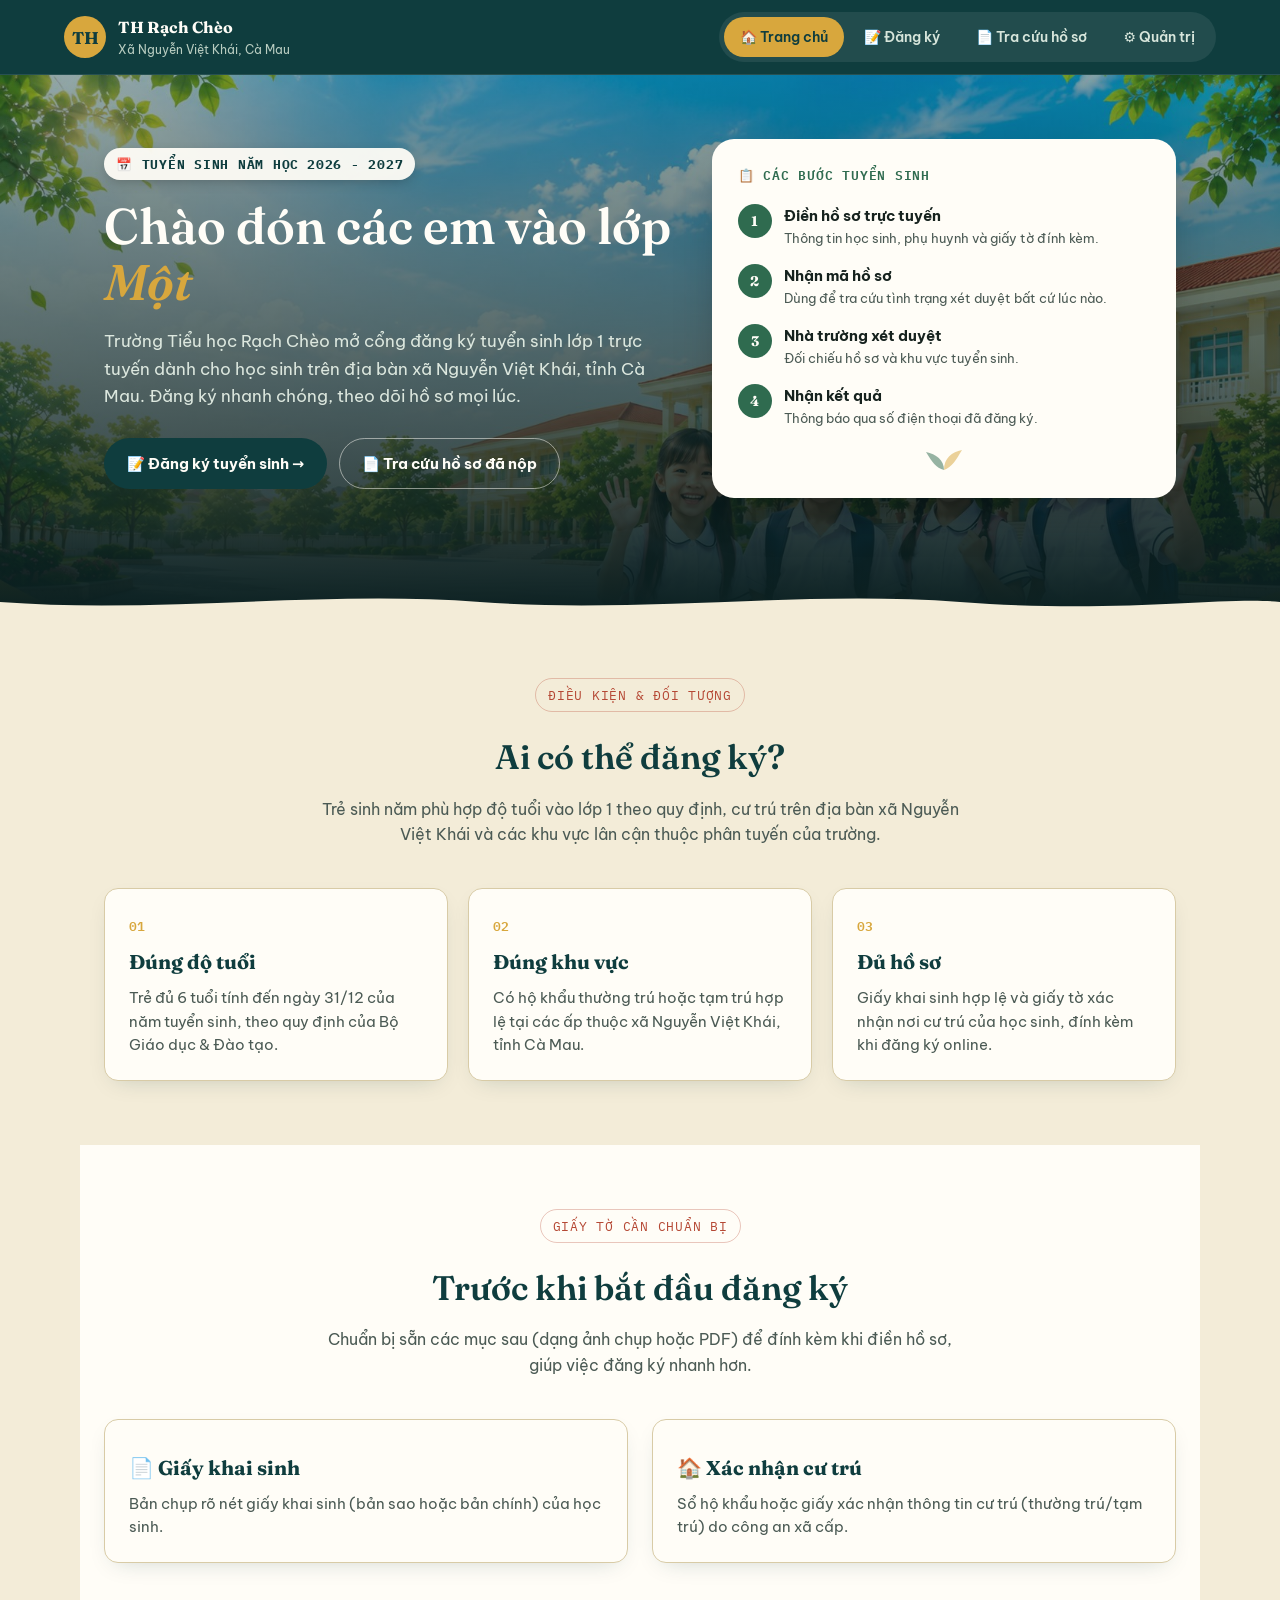
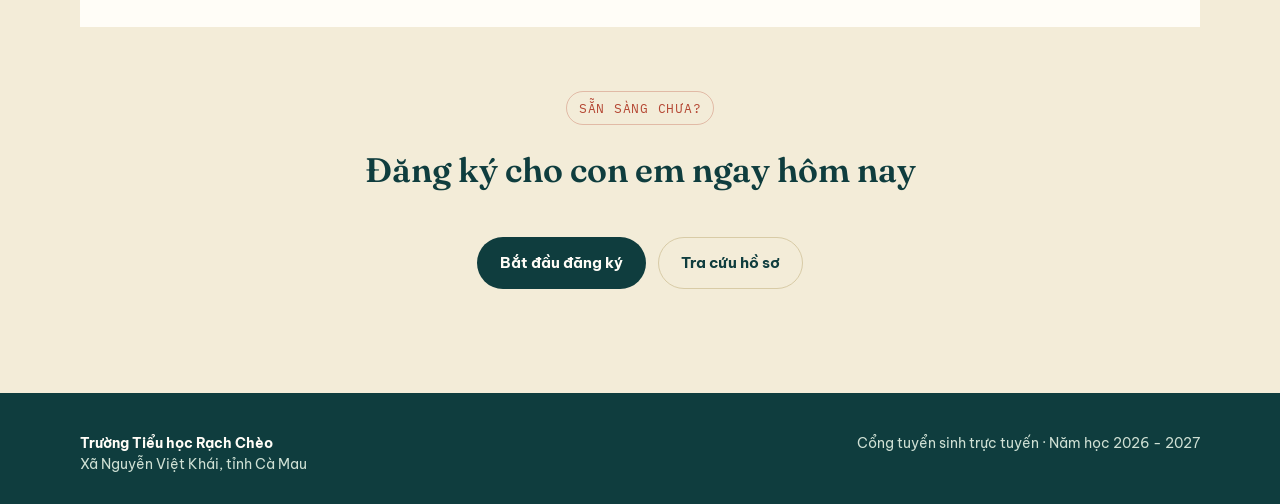
<file: index.html>
<!DOCTYPE html>
<html lang="vi">
<head>
<meta charset="UTF-8">
<meta name="viewport" content="width=device-width, initial-scale=1.0">
<title>Tuyển sinh lớp 1 — Trường Tiểu học Rạch Chèo</title>
<meta name="description" content="Cổng thông tin tuyển sinh trực tuyến lớp 1 — Trường Tiểu học Rạch Chèo, xã Nguyễn Việt Khái, tỉnh Cà Mau.">

<!-- Open Graph / Zalo / Facebook / Messenger preview -->
<meta property="og:type" content="website">
<meta property="og:locale" content="vi_VN">
<meta property="og:site_name" content="TH Rạch Chèo - Tuyển sinh lớp 1">
<meta property="og:title" content="Tuyển sinh lớp 1 — Trường Tiểu học Rạch Chèo">
<meta property="og:description" content="Đăng ký tuyển sinh lớp 1 trực tuyến — Trường Tiểu học Rạch Chèo, xã Nguyễn Việt Khái, tỉnh Cà Mau.">
<meta property="og:image" content="https://thrachcheo-tuyensinhlop1.vercel.app/assets/og-banner.jpg">
<meta property="og:url" content="https://thrachcheo-tuyensinhlop1.vercel.app/index.html">
<meta name="twitter:card" content="summary_large_image">
<meta name="twitter:title" content="Tuyển sinh lớp 1 — Trường Tiểu học Rạch Chèo">
<meta name="twitter:description" content="Đăng ký tuyển sinh lớp 1 trực tuyến — Trường Tiểu học Rạch Chèo, xã Nguyễn Việt Khái, tỉnh Cà Mau.">
<meta name="twitter:image" content="https://thrachcheo-tuyensinhlop1.vercel.app/assets/og-banner.jpg">
<link rel="stylesheet" href="css/style.css">
</head>
<body>

<header class="site-header">
  <div class="site-header__inner">
    <a href="index.html" class="brand">
      <span class="brand__badge">TH</span>
      <span class="brand__text"><b>TH Rạch Chèo</b><span>Xã Nguyễn Việt Khái, Cà Mau</span></span>
    </a>
    <nav class="nav">
      <a href="index.html" class="active">🏠 Trang chủ</a>
      <a href="dangky.html">📝 Đăng ký</a>
      <a href="tracuu.html">📄 Tra cứu hồ sơ</a>
      <a href="admin.html">⚙️ Quản trị</a>
    </nav>
  </div>
</header>

<section class="hero" data-banner-el>
  <div class="hero__inner">
    <div>
      <span class="eyebrow" id="badge-thoi-gian-ts">📅 Tuyển sinh năm học <span data-nam-hoc>2026 - 2027</span></span>
      <h1>Chào đón các em vào lớp <em>Một</em></h1>
      <p>Trường Tiểu học Rạch Chèo mở cổng đăng ký tuyển sinh lớp 1 trực tuyến dành cho học sinh trên địa bàn xã Nguyễn Việt Khái, tỉnh Cà Mau. Đăng ký nhanh chóng, theo dõi hồ sơ mọi lúc.</p>
      <div class="hero__actions">
        <a href="dangky.html" class="btn btn--dat">📝 Đăng ký tuyển sinh →</a>
        <a href="tracuu.html" class="btn btn--vien">📄 Tra cứu hồ sơ đã nộp</a>
      </div>
    </div>
    <div class="hero__panel">
      <h3>📋 Các bước tuyển sinh</h3>
      <ul class="buoc-list">
        <li>
          <span class="buoc-so">1</span>
          <div><b>Điền hồ sơ trực tuyến</b><p>Thông tin học sinh, phụ huynh và giấy tờ đính kèm.</p></div>
        </li>
        <li>
          <span class="buoc-so">2</span>
          <div><b>Nhận mã hồ sơ</b><p>Dùng để tra cứu tình trạng xét duyệt bất cứ lúc nào.</p></div>
        </li>
        <li>
          <span class="buoc-so">3</span>
          <div><b>Nhà trường xét duyệt</b><p>Đối chiếu hồ sơ và khu vực tuyển sinh.</p></div>
        </li>
        <li>
          <span class="buoc-so">4</span>
          <div><b>Nhận kết quả</b><p>Thông báo qua số điện thoại đã đăng ký.</p></div>
        </li>
      </ul>
      <svg width="44" height="30" viewBox="0 0 44 30" style="display:block; margin:14px auto 0; opacity:.5;">
        <path d="M22,28 C22,18 14,12 4,10 C10,20 14,26 22,28 Z" fill="var(--duoc-la)"/>
        <path d="M22,28 C22,16 30,10 40,8 C34,18 30,25 22,28 Z" fill="var(--nang-phusa)"/>
      </svg>
    </div>
  </div>
  <svg class="song-nuoc" viewBox="0 0 1200 28" preserveAspectRatio="none" style="color:var(--giay-luaphu)">
    <path fill="currentColor" d="M0,16 C150,28 300,4 450,16 C600,28 750,4 900,16 C1050,28 1150,10 1200,16 L1200,28 L0,28 Z"/>
  </svg>
</section>

<section class="section">
  <div class="section-head">
    <span class="eyebrow">Điều kiện &amp; đối tượng</span>
    <h2>Ai có thể đăng ký?</h2>
    <p>Trẻ sinh năm phù hợp độ tuổi vào lớp 1 theo quy định, cư trú trên địa bàn xã Nguyễn Việt Khái và các khu vực lân cận thuộc phân tuyến của trường.</p>
  </div>
  <div class="grid-3">
    <div class="card">
      <span class="card__num">01</span>
      <h3>Đúng độ tuổi</h3>
      <p>Trẻ đủ 6 tuổi tính đến ngày 31/12 của năm tuyển sinh, theo quy định của Bộ Giáo dục &amp; Đào tạo.</p>
    </div>
    <div class="card">
      <span class="card__num">02</span>
      <h3>Đúng khu vực</h3>
      <p>Có hộ khẩu thường trú hoặc tạm trú hợp lệ tại các ấp thuộc xã Nguyễn Việt Khái, tỉnh Cà Mau.</p>
    </div>
    <div class="card">
      <span class="card__num">03</span>
      <h3>Đủ hồ sơ</h3>
      <p>Giấy khai sinh hợp lệ và giấy tờ xác nhận nơi cư trú của học sinh, đính kèm khi đăng ký online.</p>
    </div>
  </div>
</section>

<section class="section section--alt">
  <div class="section-head">
    <span class="eyebrow">Giấy tờ cần chuẩn bị</span>
    <h2>Trước khi bắt đầu đăng ký</h2>
    <p>Chuẩn bị sẵn các mục sau (dạng ảnh chụp hoặc PDF) để đính kèm khi điền hồ sơ, giúp việc đăng ký nhanh hơn.</p>
  </div>
  <div class="grid-2">
    <div class="card">
      <h3>📄 Giấy khai sinh</h3>
      <p>Bản chụp rõ nét giấy khai sinh (bản sao hoặc bản chính) của học sinh.</p>
    </div>
    <div class="card">
      <h3>🏠 Xác nhận cư trú</h3>
      <p>Sổ hộ khẩu hoặc giấy xác nhận thông tin cư trú (thường trú/tạm trú) do công an xã cấp.</p>
    </div>
  </div>
</section>

<section class="section">
  <div class="section-head">
    <span class="eyebrow">Sẵn sàng chưa?</span>
    <h2>Đăng ký cho con em ngay hôm nay</h2>
  </div>
  <div style="display:flex; justify-content:center; gap:12px; flex-wrap:wrap;">
    <a href="dangky.html" class="btn btn--dat">Bắt đầu đăng ký</a>
    <a href="tracuu.html" class="btn btn--vien" style="color:var(--nuoc-sau); border-color:var(--duong-vien);">Tra cứu hồ sơ</a>
  </div>
</section>

<footer class="site-footer">
  <div class="site-footer__inner">
    <div>
      <b data-ten-truong>Trường Tiểu học Rạch Chèo</b><br>
      Xã Nguyễn Việt Khái, tỉnh Cà Mau
    </div>
    <div>Cổng tuyển sinh trực tuyến · Năm học <span data-nam-hoc>2026 - 2027</span></div>
    <div data-lien-he-khoi style="display:none;">
      Liên hệ tuyển sinh: <span data-lien-he-hoten></span> ·
      <a data-lien-he-sdt href="#" style="color:var(--nang-phusa); font-weight:700; text-decoration:none;"></a>
    </div>
  </div>
</footer>

<script src="js/config.js"></script>
<script src="js/main.js"></script>
<script>
(async function hienThoiGianTuyenSinh() {
  try {
    const kq = await goiApiGet('layThoiGianTuyenSinh', {});
    const badge = document.getElementById('badge-thoi-gian-ts');
    if (kq.ngayBatDau || kq.ngayKetThuc) {
      const chuyenNgay = (s) => s ? s.split('-').reverse().join('/') : '';
      let text = '📅 TUYỂN SINH';
      if (kq.ngayBatDau && kq.ngayKetThuc) text += ` TỪ ${chuyenNgay(kq.ngayBatDau)} ĐẾN ${chuyenNgay(kq.ngayKetThuc)}`;
      else if (kq.ngayBatDau) text += ` TỪ NGÀY ${chuyenNgay(kq.ngayBatDau)}`;
      else if (kq.ngayKetThuc) text += ` ĐẾN HẾT NGÀY ${chuyenNgay(kq.ngayKetThuc)}`;
      badge.textContent = text;
    }
    if (!kq.dangMo) {
      document.querySelectorAll('a[href="dangky.html"]').forEach(a => {
        a.textContent = 'Xem thông tin tuyển sinh';
      });
    }
  } catch (err) { /* API chưa cấu hình thì giữ nguyên hiển thị mặc định */ }
})();
</script>
</body>
</html>
</file>
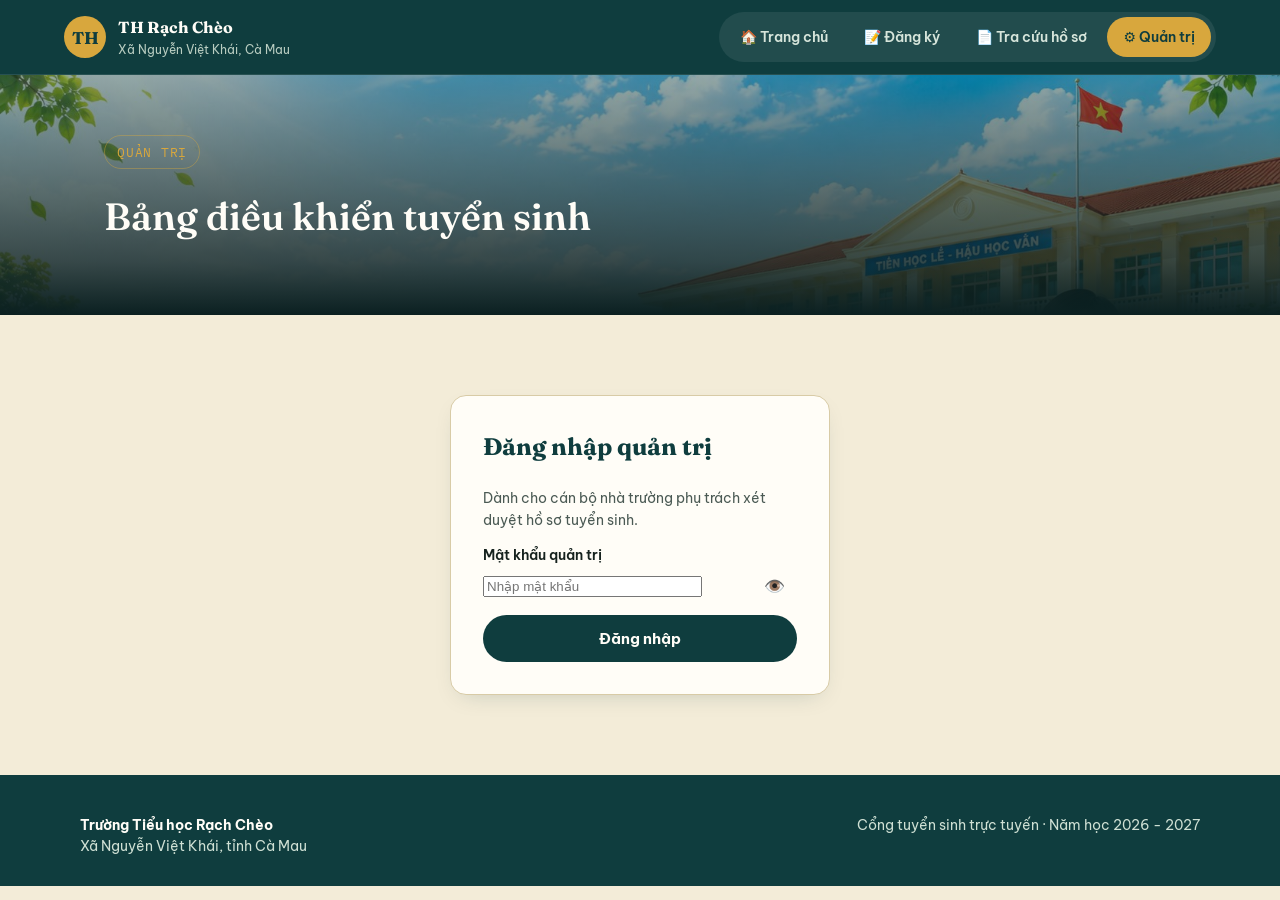
<file: admin.html>
<!DOCTYPE html>
<html lang="vi">
<head>
<meta charset="UTF-8">
<meta name="viewport" content="width=device-width, initial-scale=1.0">
<title>Quản trị tuyển sinh — TH Rạch Chèo</title>

<!-- Open Graph / Zalo / Facebook / Messenger preview -->
<meta property="og:type" content="website">
<meta property="og:locale" content="vi_VN">
<meta property="og:site_name" content="TH Rạch Chèo - Tuyển sinh lớp 1">
<meta property="og:title" content="Quản trị tuyển sinh — TH Rạch Chèo">
<meta property="og:description" content="Trang quản trị tuyển sinh lớp 1 — Trường Tiểu học Rạch Chèo, xã Nguyễn Việt Khái, tỉnh Cà Mau.">
<meta property="og:image" content="https://thrachcheo-tuyensinhlop1.vercel.app/assets/og-banner.jpg">
<meta property="og:url" content="https://thrachcheo-tuyensinhlop1.vercel.app/admin.html">
<link rel="stylesheet" href="css/style.css">
</head>
<body>

<header class="site-header">
  <div class="site-header__inner">
    <a href="index.html" class="brand">
      <span class="brand__badge">TH</span>
      <span class="brand__text"><b>TH Rạch Chèo</b><span>Xã Nguyễn Việt Khái, Cà Mau</span></span>
    </a>
    <nav class="nav">
      <a href="index.html">🏠 Trang chủ</a>
      <a href="dangky.html">📝 Đăng ký</a>
      <a href="tracuu.html">📄 Tra cứu hồ sơ</a>
      <a href="admin.html" class="active">⚙️ Quản trị</a>
    </nav>
  </div>
</header>

<section class="page-banner" data-banner-el>
  <div class="page-banner__inner">
    <span class="eyebrow">Quản trị</span>
    <h1>Bảng điều khiển tuyển sinh</h1>
  </div>
</section>

<!-- ĐĂNG NHẬP -->
<div id="khu-dang-nhap" class="login-box">
  <h2 style="font-family:var(--font-display); color:var(--nuoc-sau); margin-top:0;">Đăng nhập quản trị</h2>
  <p style="color:var(--muc-nhat); font-size:14px;">Dành cho cán bộ nhà trường phụ trách xét duyệt hồ sơ tuyển sinh.</p>
  <div id="msg-login" class="form-msg"></div>
  <form id="form-login">
    <div class="field">
      <label>Mật khẩu quản trị</label>
      <div style="position:relative;">
        <input type="password" name="matKhau" required placeholder="Nhập mật khẩu" style="padding-right:44px;">
        <button type="button" id="btn-hien-mat-khau" aria-label="Hiện/ẩn mật khẩu"
          style="position:absolute; right:8px; top:50%; transform:translateY(-50%); background:none; border:none; cursor:pointer; font-size:17px; padding:4px;">👁️</button>
      </div>
    </div>
    <button type="submit" class="btn btn--dat btn--full" id="btn-login">Đăng nhập</button>
  </form>
</div>

<!-- BẢNG DUYỆT HỒ SƠ -->
<section class="section" id="khu-quan-tri" style="display:none;">
  <div class="section-head" style="text-align:left; max-width:none; margin-bottom:24px; display:flex; justify-content:space-between; align-items:flex-end; flex-wrap:wrap; gap:12px;">
    <div>
      <span class="eyebrow">Bảng điều khiển</span>
      <h2 style="margin-bottom:0;">Danh sách hồ sơ đăng ký</h2>
    </div>
    <div style="display:flex; gap:10px;">
      <select id="loc-trang-thai" style="padding:10px 14px; border-radius:10px; border:1.5px solid var(--duong-vien); background:var(--trang);">
        <option value="">Tất cả trạng thái</option>
        <option>Chờ duyệt</option>
        <option>Đã duyệt</option>
        <option>Từ chối</option>
      </select>
      <button class="btn btn--vien" style="color:var(--nuoc-sau); border-color:var(--duong-vien);" id="btn-lam-moi">↻ Làm mới</button>
    </div>
  </div>

  <div id="msg-admin" class="form-msg"></div>

  <div class="card" style="margin-bottom:24px;">
    <h3 style="margin-top:0;">📞 Liên hệ tuyển sinh</h3>
    <p style="color:var(--muc-nhat); font-size:13.5px; margin-top:0;">
      Thông tin người phụ trách tuyển sinh — sẽ tự hiện ở cuối tất cả các trang để phụ huynh liên hệ khi cần hỗ trợ.
    </p>
    <div class="field-row">
      <div class="field">
        <label>Họ tên người phụ trách</label>
        <input type="text" id="lien-he-ho-ten" placeholder="VD: Cô Nguyễn Thị A">
      </div>
      <div class="field">
        <label>Số điện thoại</label>
        <input type="tel" id="lien-he-sdt" placeholder="09xxxxxxxx">
      </div>
    </div>
    <button class="btn btn--dat" id="btn-luu-lien-he">Lưu thông tin liên hệ</button>
  </div>

  <div class="card" style="margin-bottom:24px;">
    <h3 style="margin-top:0;">📅 Thời gian tuyển sinh</h3>
    <p style="color:var(--muc-nhat); font-size:13.5px; margin-top:0;">
      Đặt ngày mở và đóng cổng đăng ký. Để trống nếu không muốn giới hạn. Ngoài khoảng thời gian này, phụ huynh sẽ không nộp được hồ sơ mới.
    </p>
    <div class="field-row">
      <div class="field">
        <label>Ngày mở tuyển sinh</label>
        <input type="date" id="ngay-bat-dau-ts">
      </div>
      <div class="field">
        <label>Ngày đóng tuyển sinh</label>
        <input type="date" id="ngay-ket-thuc-ts">
      </div>
    </div>
    <button class="btn btn--dat" id="btn-luu-thoi-gian-ts">Lưu thời gian tuyển sinh</button>
  </div>

  <div class="card" style="margin-bottom:24px;">
    <h3 style="margin-top:0;">🖼️ Quản lý banner trang web</h3>
    <p style="color:var(--muc-nhat); font-size:13.5px; margin-top:0;">
      Kích thước ảnh khuyến nghị: <b>1600 × 500px</b> (tỉ lệ ngang ~3.2:1), định dạng JPG hoặc PNG, dung lượng dưới 5MB.
      Banner sẽ tự động hiển thị trên Trang chủ, Đăng ký và Tra cứu.
    </p>
    <img id="banner-hien-tai" class="banner-preview" style="display:none;" alt="Banner hiện tại">
    <div id="banner-chua-co" style="padding:16px; text-align:center; color:var(--muc-nhat); font-size:13.5px; border:1px dashed var(--duong-vien); border-radius:12px; margin-bottom:14px;">
      Chưa có banner tuỳ chỉnh — trang web đang dùng banner mặc định.
    </div>
    <label class="file-drop" style="margin-bottom:10px;">
      <input type="file" id="input-banner" accept="image/png,image/jpeg">
      <div>📎 Nhấn để chọn ảnh banner mới</div>
      <div class="ten-file" id="ten-file-banner"></div>
    </label>
    <button class="btn btn--dat" id="btn-cap-nhat-banner" disabled>Cập nhật banner</button>
  </div>

  <div class="card" style="margin-bottom:24px;">
    <h3 style="margin-top:0;">📋 Quản lý giấy tờ đính kèm</h3>
    <p style="color:var(--muc-nhat); font-size:13.5px; margin-top:0;">
      Bật/tắt "Bắt buộc", ẩn/hiện từng loại giấy tờ, hoặc thêm loại giấy tờ mới cho form đăng ký.
      Giấy khai sinh và Sổ hộ khẩu là 2 loại gốc — có thể ẩn nhưng không xoá được.
    </p>
    <div id="ds-giay-to" style="display:flex; flex-direction:column; gap:10px; margin-bottom:14px;"></div>
    <div style="display:flex; gap:10px; margin-bottom:14px;">
      <input type="text" id="ten-giay-to-moi" placeholder="Tên loại giấy tờ mới, VD: Giấy chứng nhận hộ nghèo" style="flex:1;">
      <button class="btn btn--vien" style="color:var(--nuoc-sau); border-color:var(--duong-vien); white-space:nowrap;" id="btn-them-giay-to">+ Thêm</button>
    </div>
    <button class="btn btn--dat" id="btn-luu-giay-to">Lưu thay đổi</button>
  </div>

  <div class="table-wrap">
    <table>
      <thead>
        <tr>
          <th>Mã hồ sơ</th>
          <th>Học sinh</th>
          <th>Ngày sinh</th>
          <th>Phụ huynh / SĐT</th>
          <th>Khu vực</th>
          <th>Giấy tờ</th>
          <th>Trạng thái</th>
          <th>Thao tác</th>
        </tr>
      </thead>
      <tbody id="bang-ho-so">
        <tr><td colspan="8" style="text-align:center; padding:30px;">Đang tải dữ liệu...</td></tr>
      </tbody>
    </table>
  </div>
</section>

<footer class="site-footer">
  <div class="site-footer__inner">
    <div><b data-ten-truong>Trường Tiểu học Rạch Chèo</b><br>Xã Nguyễn Việt Khái, tỉnh Cà Mau</div>
    <div>Cổng tuyển sinh trực tuyến · Năm học <span data-nam-hoc>2026 - 2027</span></div>
    <div data-lien-he-khoi style="display:none;">
      Liên hệ tuyển sinh: <span data-lien-he-hoten></span> ·
      <a data-lien-he-sdt href="#" style="color:var(--nang-phusa); font-weight:700; text-decoration:none;"></a>
    </div>
  </div>
</footer>

<script src="js/config.js"></script>
<script src="js/main.js"></script>
<script>
let PHIEN_DANG_NHAP = sessionStorage.getItem('rc_admin_token') || null;

// ---------- Nút hiện/ẩn mật khẩu ----------
const btnHienMatKhau = document.getElementById('btn-hien-mat-khau');
const inputMatKhau = document.querySelector('input[name=matKhau]');
btnHienMatKhau.addEventListener('click', () => {
  const dangAn = inputMatKhau.type === 'password';
  inputMatKhau.type = dangAn ? 'text' : 'password';
  btnHienMatKhau.textContent = dangAn ? '🙈' : '👁️';
});

const khuLogin = document.getElementById('khu-dang-nhap');
const khuAdmin = document.getElementById('khu-quan-tri');
const formLogin = document.getElementById('form-login');
const msgLogin = document.getElementById('msg-login');
const btnLogin = document.getElementById('btn-login');
const bangHoSo = document.getElementById('bang-ho-so');
const msgAdmin = document.getElementById('msg-admin');
const locTrangThai = document.getElementById('loc-trang-thai');

function moGiaoDienAdmin() {
  khuLogin.style.display = 'none';
  khuAdmin.style.display = 'block';
  taiDanhSach();
  taiBannerHienTai();
  taiCauHinhGiayTo();
  taiThoiGianTuyenSinh();
  taiLienHeAdmin();
}

// ---------- LIÊN HỆ TUYỂN SINH ----------
const lienHeHoTenInput = document.getElementById('lien-he-ho-ten');
const lienHeSdtInput = document.getElementById('lien-he-sdt');
const btnLuuLienHe = document.getElementById('btn-luu-lien-he');

async function taiLienHeAdmin() {
  try {
    const kq = await goiApiGet('layLienHe', {});
    lienHeHoTenInput.value = kq.hoTen || '';
    lienHeSdtInput.value = kq.soDienThoai || '';
  } catch (err) {
    hienThongBao(msgAdmin, 'err', 'Lỗi tải thông tin liên hệ: ' + err.message);
  }
}

btnLuuLienHe.addEventListener('click', async () => {
  btnLuuLienHe.disabled = true;
  btnLuuLienHe.innerHTML = '<span class="loader"></span> Đang lưu...';
  try {
    await goiApiPost('capNhatLienHe', {
      token: PHIEN_DANG_NHAP,
      hoTen: lienHeHoTenInput.value.trim(),
      soDienThoai: lienHeSdtInput.value.trim(),
    });
    hienThongBao(msgAdmin, 'ok', 'Đã lưu thông tin liên hệ.');
  } catch (err) {
    hienThongBao(msgAdmin, 'err', 'Lỗi lưu thông tin liên hệ: ' + err.message);
  } finally {
    btnLuuLienHe.disabled = false;
    btnLuuLienHe.textContent = 'Lưu thông tin liên hệ';
  }
});

// ---------- THỜI GIAN TUYỂN SINH ----------
const ngayBatDauInput = document.getElementById('ngay-bat-dau-ts');
const ngayKetThucInput = document.getElementById('ngay-ket-thuc-ts');
const btnLuuThoiGian = document.getElementById('btn-luu-thoi-gian-ts');

async function taiThoiGianTuyenSinh() {
  try {
    const kq = await goiApiGet('layThoiGianTuyenSinh', {});
    ngayBatDauInput.value = kq.ngayBatDau || '';
    ngayKetThucInput.value = kq.ngayKetThuc || '';
  } catch (err) {
    hienThongBao(msgAdmin, 'err', 'Lỗi tải thời gian tuyển sinh: ' + err.message);
  }
}

btnLuuThoiGian.addEventListener('click', async () => {
  btnLuuThoiGian.disabled = true;
  btnLuuThoiGian.innerHTML = '<span class="loader"></span> Đang lưu...';
  try {
    await goiApiPost('capNhatThoiGianTuyenSinh', {
      token: PHIEN_DANG_NHAP,
      ngayBatDau: ngayBatDauInput.value,
      ngayKetThuc: ngayKetThucInput.value,
    });
    hienThongBao(msgAdmin, 'ok', 'Đã lưu thời gian tuyển sinh.');
  } catch (err) {
    hienThongBao(msgAdmin, 'err', 'Lỗi lưu thời gian tuyển sinh: ' + err.message);
  } finally {
    btnLuuThoiGian.disabled = false;
    btnLuuThoiGian.textContent = 'Lưu thời gian tuyển sinh';
  }
});

// ---------- QUẢN LÝ GIẤY TỜ ĐÍNH KÈM ----------
const dsGiayToBox = document.getElementById('ds-giay-to');
const tenGiayToMoi = document.getElementById('ten-giay-to-moi');
const btnThemGiayTo = document.getElementById('btn-them-giay-to');
const btnLuuGiayTo = document.getElementById('btn-luu-giay-to');
let cauHinhGiayTo = [];

async function taiCauHinhGiayTo() {
  try {
    const kq = await goiApiGet('layDanhSachGiayTo', {});
    cauHinhGiayTo = kq.danhSach || [];
    veDanhSachGiayTo();
  } catch (err) {
    hienThongBao(msgAdmin, 'err', 'Lỗi tải danh sách giấy tờ: ' + err.message);
  }
}

function veDanhSachGiayTo() {
  dsGiayToBox.innerHTML = cauHinhGiayTo.map((gt, i) => `
    <div class="dong-giay-to">
      <span class="ten-giay-to">${gt.ten} ${gt.coDinh ? '<span class="badge-co-dinh">(gốc)</span>' : ''}</span>
      <label><input type="checkbox" data-idx="${i}" data-truong="batBuoc" ${gt.batBuoc ? 'checked' : ''}> Bắt buộc</label>
      <label><input type="checkbox" data-idx="${i}" data-truong="an" ${gt.an ? 'checked' : ''}> Ẩn khỏi form</label>
      ${!gt.coDinh ? `<button class="mini-btn mini-btn--tuchoi" data-xoa="${i}">Xoá</button>` : ''}
    </div>
  `).join('');

  dsGiayToBox.querySelectorAll('input[type=checkbox]').forEach(cb => {
    cb.addEventListener('change', () => {
      cauHinhGiayTo[cb.dataset.idx][cb.dataset.truong] = cb.checked;
    });
  });
  dsGiayToBox.querySelectorAll('[data-xoa]').forEach(b => {
    b.addEventListener('click', () => {
      cauHinhGiayTo.splice(Number(b.dataset.xoa), 1);
      veDanhSachGiayTo();
    });
  });
}

btnThemGiayTo.addEventListener('click', () => {
  const ten = tenGiayToMoi.value.trim();
  if (!ten) return;
  const id = 'gt_' + Date.now();
  cauHinhGiayTo.push({ id, ten, batBuoc: false, an: false, coDinh: false });
  tenGiayToMoi.value = '';
  veDanhSachGiayTo();
});

btnLuuGiayTo.addEventListener('click', async () => {
  btnLuuGiayTo.disabled = true;
  btnLuuGiayTo.innerHTML = '<span class="loader"></span> Đang lưu...';
  try {
    await goiApiPost('capNhatDanhSachGiayTo', { token: PHIEN_DANG_NHAP, danhSach: cauHinhGiayTo });
    hienThongBao(msgAdmin, 'ok', 'Đã lưu cấu hình giấy tờ. Form đăng ký sẽ áp dụng ngay.');
  } catch (err) {
    hienThongBao(msgAdmin, 'err', 'Lỗi lưu cấu hình: ' + err.message);
  } finally {
    btnLuuGiayTo.disabled = false;
    btnLuuGiayTo.textContent = 'Lưu thay đổi';
  }
});

// ---------- QUẢN LÝ BANNER ----------
const anhBannerHienTai = document.getElementById('banner-hien-tai');
const bannerChuaCo = document.getElementById('banner-chua-co');
const inputBanner = document.getElementById('input-banner');
const tenFileBanner = document.getElementById('ten-file-banner');
const btnCapNhatBanner = document.getElementById('btn-cap-nhat-banner');

async function taiBannerHienTai() {
  try {
    const kq = await goiApiGet('layBanner', {});
    if (kq.bannerUrl) {
      anhBannerHienTai.src = kq.bannerUrl;
      anhBannerHienTai.style.display = 'block';
      bannerChuaCo.style.display = 'none';
    } else {
      anhBannerHienTai.style.display = 'none';
      bannerChuaCo.style.display = 'block';
    }
  } catch (err) {
    console.warn('Không tải được banner hiện tại:', err.message);
  }
}

inputBanner.addEventListener('change', () => {
  const f = inputBanner.files[0];
  tenFileBanner.textContent = f ? `Đã chọn: ${f.name}` : '';
  btnCapNhatBanner.disabled = !f;
});

btnCapNhatBanner.addEventListener('click', async () => {
  const f = inputBanner.files[0];
  if (!f) return;
  btnCapNhatBanner.disabled = true;
  btnCapNhatBanner.innerHTML = '<span class="loader"></span> Đang tải ảnh lên...';
  try {
    const anh = await docFileThanhBase64(f);
    const kq = await goiApiPost('capNhatBanner', { token: PHIEN_DANG_NHAP, anhBanner: anh });
    hienThongBao(msgAdmin, 'ok', 'Cập nhật banner thành công! Banner mới sẽ hiện trên các trang sau vài giây.');
    anhBannerHienTai.src = kq.bannerUrl;
    anhBannerHienTai.style.display = 'block';
    bannerChuaCo.style.display = 'none';
    inputBanner.value = '';
    tenFileBanner.textContent = '';
  } catch (err) {
    hienThongBao(msgAdmin, 'err', 'Lỗi cập nhật banner: ' + err.message);
  } finally {
    btnCapNhatBanner.disabled = false;
    btnCapNhatBanner.textContent = 'Cập nhật banner';
  }
});

if (PHIEN_DANG_NHAP) moGiaoDienAdmin();

formLogin.addEventListener('submit', async (e) => {
  e.preventDefault();
  msgLogin.className = 'form-msg';
  btnLogin.disabled = true;
  btnLogin.innerHTML = '<span class="loader"></span> Đang kiểm tra...';
  try {
    const matKhau = formLogin.matKhau.value;
    const kq = await goiApiPost('dangNhap', { matKhau });
    PHIEN_DANG_NHAP = kq.token;
    sessionStorage.setItem('rc_admin_token', PHIEN_DANG_NHAP);
    moGiaoDienAdmin();
  } catch (err) {
    hienThongBao(msgLogin, 'err', 'Sai mật khẩu hoặc lỗi kết nối: ' + err.message);
  } finally {
    btnLogin.disabled = false;
    btnLogin.textContent = 'Đăng nhập';
  }
});

function layGiayToKhacHtml(raw) {
  if (!raw) return '';
  try {
    const ds = JSON.parse(raw);
    if (!Array.isArray(ds) || !ds.length) return '';
    return '<br>' + ds.map(g => `<a href="${g.link}" target="_blank">${g.ten}</a>`).join('<br>');
  } catch (e) {
    return '';
  }
}

async function taiDanhSach() {
  bangHoSo.innerHTML = `<tr><td colspan="8" style="text-align:center; padding:30px;"><span class="loader"></span> Đang tải...</td></tr>`;
  try {
    const kq = await goiApiGet('danhSachAdmin', {
      token: PHIEN_DANG_NHAP,
      trangThai: locTrangThai.value,
    });
    if (!kq.danhSach.length) {
      bangHoSo.innerHTML = `<tr><td colspan="8" style="text-align:center; padding:30px; color:var(--muc-nhat);">Chưa có hồ sơ nào.</td></tr>`;
      return;
    }
    bangHoSo.innerHTML = kq.danhSach.map(hs => `
      <tr>
        <td><b>${hs.maHoSo}</b></td>
        <td>${hs.hoTenHocSinh}<br><small style="color:var(--muc-nhat)">${hs.gioiTinh}</small></td>
        <td>${hs.ngaySinh}</td>
        <td>${hs.hoTenCha || hs.hoTenMe || '—'}<br><small>${hs.sdtLienHe}</small></td>
        <td>${hs.khuVuc}</td>
        <td>
          ${hs.linkGiayKhaiSinh ? `<a href="${hs.linkGiayKhaiSinh}" target="_blank">Khai sinh</a><br>` : ''}
          ${hs.linkGiayCuTru ? `<a href="${hs.linkGiayCuTru}" target="_blank">Cư trú</a>` : ''}
          ${layGiayToKhacHtml(hs.linkGiayToKhac)}
        </td>
        <td>${badgeTrangThai(hs.trangThai)}</td>
        <td class="row-actions">
          <button class="mini-btn mini-btn--duyet" data-ma="${hs.maHoSo}" data-hanh-dong="Đã duyệt">Duyệt</button>
          <button class="mini-btn mini-btn--tuchoi" data-ma="${hs.maHoSo}" data-hanh-dong="Từ chối">Từ chối</button>
        </td>
      </tr>
    `).join('');

    bangHoSo.querySelectorAll('.mini-btn').forEach(b => {
      b.addEventListener('click', () => capNhatTrangThai(b.dataset.ma, b.dataset.hanhDong));
    });
  } catch (err) {
    hienThongBao(msgAdmin, 'err', 'Lỗi tải danh sách: ' + err.message);
  }
}

async function capNhatTrangThai(maHoSo, trangThai) {
  try {
    await goiApiPost('capNhatTrangThai', { token: PHIEN_DANG_NHAP, maHoSo, trangThai });
    taiDanhSach();
  } catch (err) {
    hienThongBao(msgAdmin, 'err', 'Lỗi cập nhật: ' + err.message);
  }
}

locTrangThai.addEventListener('change', taiDanhSach);
document.getElementById('btn-lam-moi').addEventListener('click', taiDanhSach);
</script>
</body>
</html>
</file>
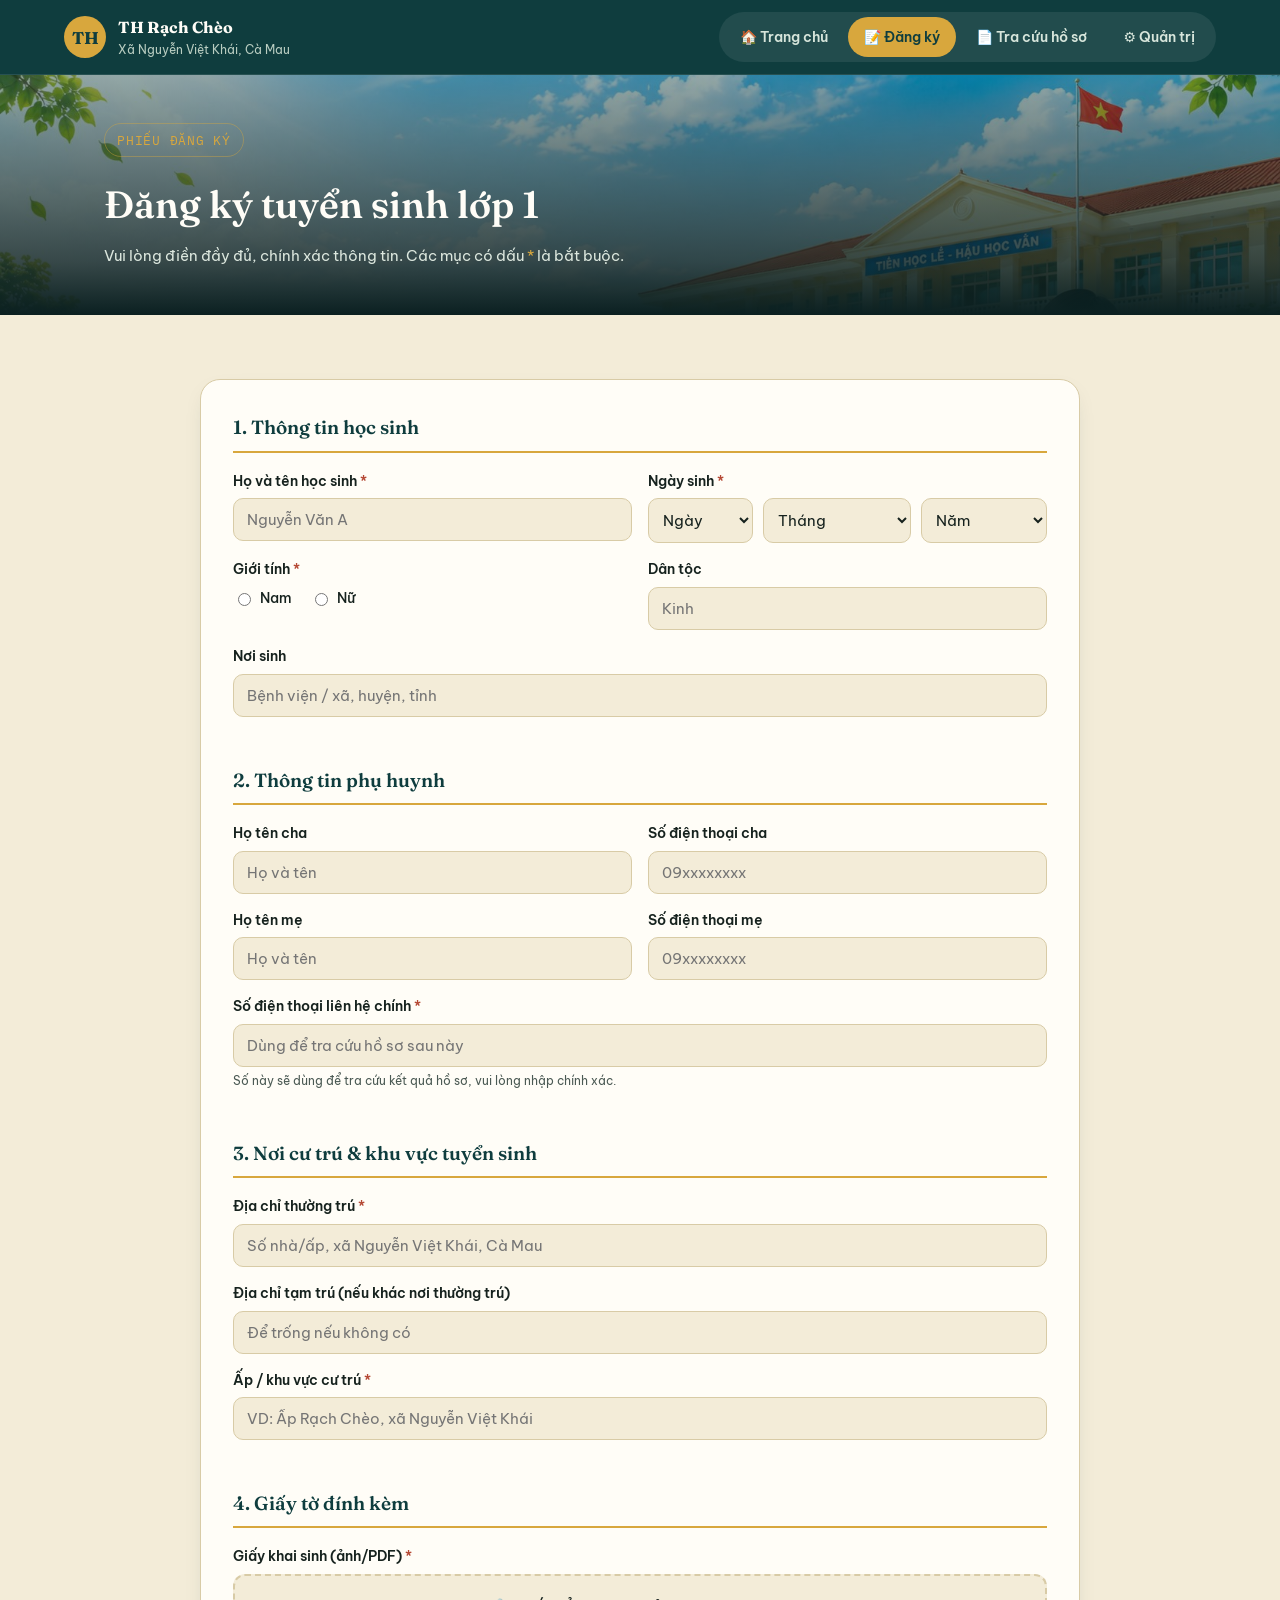
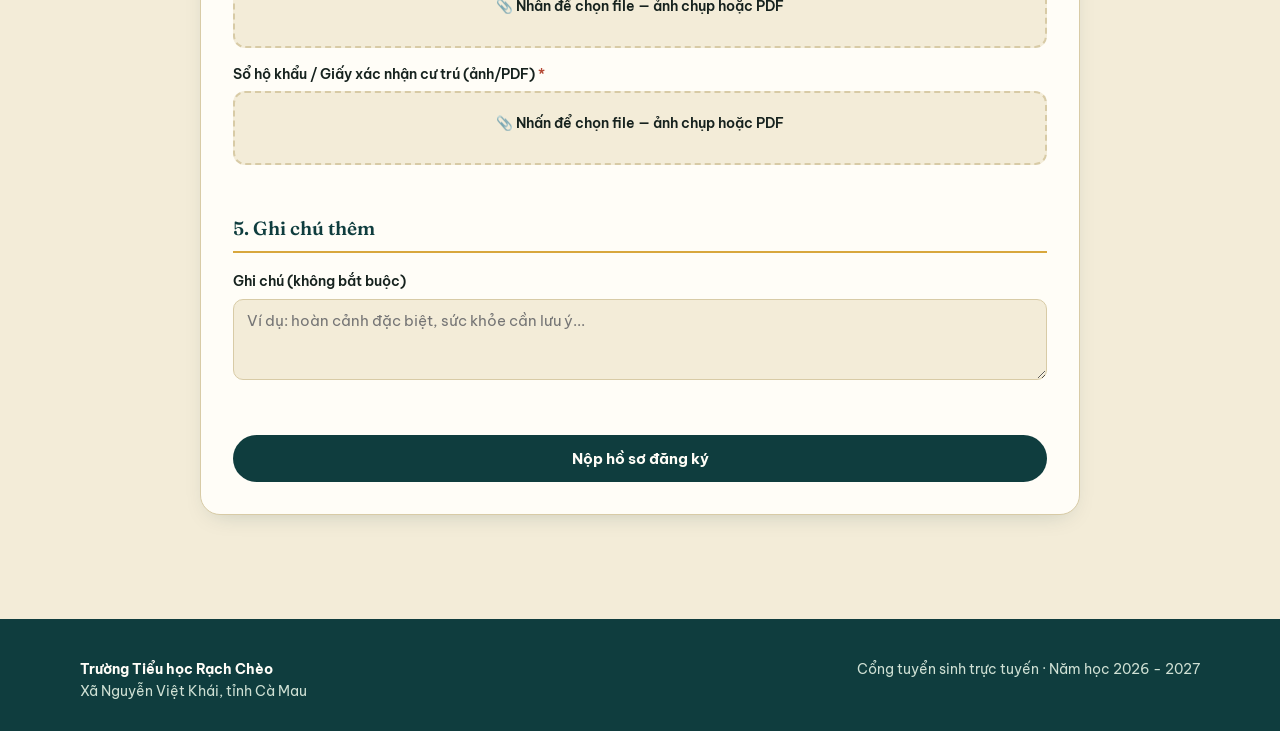
<file: dangky.html>
<!DOCTYPE html>
<html lang="vi">
<head>
<meta charset="UTF-8">
<meta name="viewport" content="width=device-width, initial-scale=1.0">
<title>Đăng ký tuyển sinh lớp 1 — TH Rạch Chèo</title>

<!-- Open Graph / Zalo / Facebook / Messenger preview -->
<meta property="og:type" content="website">
<meta property="og:locale" content="vi_VN">
<meta property="og:site_name" content="TH Rạch Chèo - Tuyển sinh lớp 1">
<meta property="og:title" content="Đăng ký tuyển sinh lớp 1 — TH Rạch Chèo">
<meta property="og:description" content="Điền hồ sơ đăng ký tuyển sinh lớp 1 trực tuyến — Trường Tiểu học Rạch Chèo, xã Nguyễn Việt Khái, tỉnh Cà Mau.">
<meta property="og:image" content="https://thrachcheo-tuyensinhlop1.vercel.app/assets/og-banner.jpg">
<meta property="og:url" content="https://thrachcheo-tuyensinhlop1.vercel.app/dangky.html">
<meta name="twitter:card" content="summary_large_image">
<meta name="twitter:image" content="https://thrachcheo-tuyensinhlop1.vercel.app/assets/og-banner.jpg">
<link rel="stylesheet" href="css/style.css">
</head>
<body>

<header class="site-header">
  <div class="site-header__inner">
    <a href="index.html" class="brand">
      <span class="brand__badge">TH</span>
      <span class="brand__text"><b>TH Rạch Chèo</b><span>Xã Nguyễn Việt Khái, Cà Mau</span></span>
    </a>
    <nav class="nav">
      <a href="index.html">🏠 Trang chủ</a>
      <a href="dangky.html" class="active">📝 Đăng ký</a>
      <a href="tracuu.html">📄 Tra cứu hồ sơ</a>
      <a href="admin.html">⚙️ Quản trị</a>
    </nav>
  </div>
</header>

<section class="page-banner" data-banner-el>
  <div class="page-banner__inner">
    <span class="eyebrow">Phiếu đăng ký</span>
    <h1>Đăng ký tuyển sinh lớp 1</h1>
    <p>Vui lòng điền đầy đủ, chính xác thông tin. Các mục có dấu <span style="color:var(--nang-phusa)">*</span> là bắt buộc.</p>
  </div>
</section>

<section class="section">
  <div class="form-wrap">
    <div id="msg-dong-ts" class="form-msg err" style="display:none;"></div>
    <div id="msg" class="form-msg"></div>

    <form id="form-dangky">
      <fieldset>
        <legend>1. Thông tin học sinh</legend>
        <div class="field-row">
          <div class="field">
            <label>Họ và tên học sinh <span class="req">*</span></label>
            <input type="text" name="hoTenHocSinh" required placeholder="Nguyễn Văn A">
          </div>
          <div class="field">
            <label>Ngày sinh <span class="req">*</span></label>
            <div class="ngay-sinh-group">
              <select name="ngaySinhNgay" required aria-label="Ngày"><option value="">Ngày</option></select>
              <select name="ngaySinhThang" required aria-label="Tháng"><option value="">Tháng</option></select>
              <select name="ngaySinhNam" required aria-label="Năm"><option value="">Năm</option></select>
            </div>
          </div>
        </div>
        <div class="field-row">
          <div class="field">
            <label>Giới tính <span class="req">*</span></label>
            <div class="radio-group">
              <label><input type="radio" name="gioiTinh" value="Nam" required> Nam</label>
              <label><input type="radio" name="gioiTinh" value="Nữ"> Nữ</label>
            </div>
          </div>
          <div class="field">
            <label>Dân tộc</label>
            <input type="text" name="danToc" placeholder="Kinh">
          </div>
        </div>
        <div class="field">
          <label>Nơi sinh</label>
          <input type="text" name="noiSinh" placeholder="Bệnh viện / xã, huyện, tỉnh">
        </div>
      </fieldset>

      <fieldset>
        <legend>2. Thông tin phụ huynh</legend>
        <div class="field-row">
          <div class="field">
            <label>Họ tên cha</label>
            <input type="text" name="hoTenCha" placeholder="Họ và tên">
          </div>
          <div class="field">
            <label>Số điện thoại cha</label>
            <input type="tel" name="sdtCha" placeholder="09xxxxxxxx">
          </div>
        </div>
        <div class="field-row">
          <div class="field">
            <label>Họ tên mẹ</label>
            <input type="text" name="hoTenMe" placeholder="Họ và tên">
          </div>
          <div class="field">
            <label>Số điện thoại mẹ</label>
            <input type="tel" name="sdtMe" placeholder="09xxxxxxxx">
          </div>
        </div>
        <div class="field">
          <label>Số điện thoại liên hệ chính <span class="req">*</span></label>
          <input type="tel" name="sdtLienHe" required placeholder="Dùng để tra cứu hồ sơ sau này" pattern="[0-9]{9,11}">
          <small>Số này sẽ dùng để tra cứu kết quả hồ sơ, vui lòng nhập chính xác.</small>
        </div>
      </fieldset>

      <fieldset>
        <legend>3. Nơi cư trú &amp; khu vực tuyển sinh</legend>
        <div class="field">
          <label>Địa chỉ thường trú <span class="req">*</span></label>
          <input type="text" name="diaChiThuongTru" required placeholder="Số nhà/ấp, xã Nguyễn Việt Khái, Cà Mau">
        </div>
        <div class="field">
          <label>Địa chỉ tạm trú (nếu khác nơi thường trú)</label>
          <input type="text" name="diaChiTamTru" placeholder="Để trống nếu không có">
        </div>
        <div class="field">
          <label>Ấp / khu vực cư trú <span class="req">*</span></label>
          <input type="text" name="khuVuc" required placeholder="VD: Ấp Rạch Chèo, xã Nguyễn Việt Khái">
        </div>
      </fieldset>

      <fieldset>
        <legend>4. Giấy tờ đính kèm</legend>
        <div id="khu-giay-to">
          <p style="color:var(--muc-nhat); font-size:13.5px;">Đang tải danh sách giấy tờ cần nộp...</p>
        </div>
      </fieldset>

      <fieldset>
        <legend>5. Ghi chú thêm</legend>
        <div class="field">
          <label>Ghi chú (không bắt buộc)</label>
          <textarea name="ghiChu" rows="3" placeholder="Ví dụ: hoàn cảnh đặc biệt, sức khỏe cần lưu ý..."></textarea>
        </div>
      </fieldset>

      <button type="submit" class="btn btn--dat btn--full" id="btn-submit">Nộp hồ sơ đăng ký</button>
    </form>
  </div>
</section>

<footer class="site-footer">
  <div class="site-footer__inner">
    <div><b data-ten-truong>Trường Tiểu học Rạch Chèo</b><br>Xã Nguyễn Việt Khái, tỉnh Cà Mau</div>
    <div>Cổng tuyển sinh trực tuyến · Năm học <span data-nam-hoc>2026 - 2027</span></div>
    <div data-lien-he-khoi style="display:none;">
      Liên hệ tuyển sinh: <span data-lien-he-hoten></span> ·
      <a data-lien-he-sdt href="#" style="color:var(--nang-phusa); font-weight:700; text-decoration:none;"></a>
    </div>
  </div>
</footer>

<script src="js/config.js"></script>
<script src="js/main.js"></script>
<script>
// ---------- Kiểm tra thời gian tuyển sinh ----------
(async function kiemTraThoiGian() {
  try {
    const kq = await goiApiGet('layThoiGianTuyenSinh', {});
    if (!kq.dangMo) {
      document.getElementById('form-dangky').style.display = 'none';
      const box = document.getElementById('msg-dong-ts');
      box.className = 'form-msg err show';
      box.textContent = kq.thongBao;
    }
  } catch (err) {
    // API chưa cấu hình xong thì bỏ qua, không khoá form
  }
})();

// ---------- Tạo 3 ô chọn Ngày / Tháng / Năm ----------
const selNgay = document.querySelector('select[name=ngaySinhNgay]');
const selThang = document.querySelector('select[name=ngaySinhThang]');
const selNam = document.querySelector('select[name=ngaySinhNam]');

for (let i = 1; i <= 31; i++) selNgay.add(new Option(i, i));
for (let i = 1; i <= 12; i++) selThang.add(new Option('Tháng ' + i, i));
const namNay = new Date().getFullYear();
// Trẻ vào lớp 1 thường 5-7 tuổi — hiển thị khoảng năm sinh phù hợp
for (let n = namNay - 4; n >= namNay - 8; n--) selNam.add(new Option(n, n));

// ---------- Tải danh sách giấy tờ cần nộp (theo cấu hình admin) ----------
const khuGiayTo = document.getElementById('khu-giay-to');
let cauHinhGiayToHienTai = [];

async function taiDanhSachGiayTo() {
  const macDinh = [
    { id: 'khaiSinh', ten: 'Giấy khai sinh', batBuoc: true, an: false },
    { id: 'cuTru', ten: 'Sổ hộ khẩu / Giấy xác nhận cư trú', batBuoc: true, an: false },
  ];
  try {
    const kq = await goiApiGet('layDanhSachGiayTo', {});
    cauHinhGiayToHienTai = kq.danhSach || macDinh;
  } catch (err) {
    cauHinhGiayToHienTai = macDinh; // API chưa cấu hình xong thì dùng mặc định
  }
  veKhuGiayTo();
}

function veKhuGiayTo() {
  const hienThi = cauHinhGiayToHienTai.filter(gt => !gt.an);
  khuGiayTo.innerHTML = hienThi.map(gt => `
    <div class="field">
      <label>${gt.ten} (ảnh/PDF) ${gt.batBuoc ? '<span class="req">*</span>' : '<small>(không bắt buộc)</small>'}</label>
      <label class="file-drop">
        <input type="file" data-giay-to-id="${gt.id}" accept="image/*,.pdf" ${gt.batBuoc ? 'required' : ''}>
        <div>📎 Nhấn để chọn file — ảnh chụp hoặc PDF</div>
        <div class="ten-file"></div>
      </label>
    </div>
  `).join('');

  khuGiayTo.querySelectorAll('input[type=file]').forEach(inp => {
    inp.addEventListener('change', () => {
      const tenFileBox = inp.closest('.file-drop').querySelector('.ten-file');
      tenFileBox.textContent = inp.files[0] ? `Đã chọn: ${inp.files[0].name}` : '';
    });
  });
}

taiDanhSachGiayTo();

// ---------- Xử lý nộp form ----------
const form = document.getElementById('form-dangky');
const msg = document.getElementById('msg');
const btn = document.getElementById('btn-submit');

form.addEventListener('submit', async (e) => {
  e.preventDefault();
  msg.className = 'form-msg';
  btn.disabled = true;
  btn.innerHTML = '<span class="loader"></span> Đang nộp hồ sơ...';

  try {
    const fd = new FormData(form);
    const data = Object.fromEntries(fd.entries());

    // Gộp ngày/tháng/năm thành 1 chuỗi ngày sinh chuẩn (yyyy-MM-dd)
    const ngay = String(data.ngaySinhNgay).padStart(2, '0');
    const thang = String(data.ngaySinhThang).padStart(2, '0');
    const nam = data.ngaySinhNam;
    data.ngaySinh = `${nam}-${thang}-${ngay}`;
    delete data.ngaySinhNgay; delete data.ngaySinhThang; delete data.ngaySinhNam;

    // Đọc từng file giấy tờ (theo cấu hình động) thành base64
    const danhSachFile = {};
    const inputsGiayTo = khuGiayTo.querySelectorAll('input[type=file]');
    for (const inp of inputsGiayTo) {
      if (inp.files[0]) {
        danhSachFile[inp.dataset.giayToId] = await docFileThanhBase64(inp.files[0]);
      }
    }

    const ketQua = await goiApiPost('nopHoSo', {
      hoSo: data,
      danhSachFile: danhSachFile,
    });

    form.style.display = 'none';
    hienThongBao(msg, 'ok', `Nộp hồ sơ thành công! Mã hồ sơ của bạn là:`);
    const maBox = document.createElement('div');
    maBox.className = 'ma-ho-so';
    maBox.textContent = ketQua.maHoSo;
    msg.after(maBox);
    const hint = document.createElement('p');
    hint.style.textAlign = 'center';
    hint.style.marginTop = '14px';
    hint.innerHTML = `Vui lòng lưu lại mã này để <a href="tracuu.html" style="color:var(--nuoc-sau); font-weight:700;">tra cứu tình trạng hồ sơ</a>.`;
    maBox.after(hint);
  } catch (err) {
    hienThongBao(msg, 'err', 'Lỗi: ' + err.message);
    btn.disabled = false;
    btn.textContent = 'Nộp hồ sơ đăng ký';
  }
});
</script>
</body>
</html>
</file>
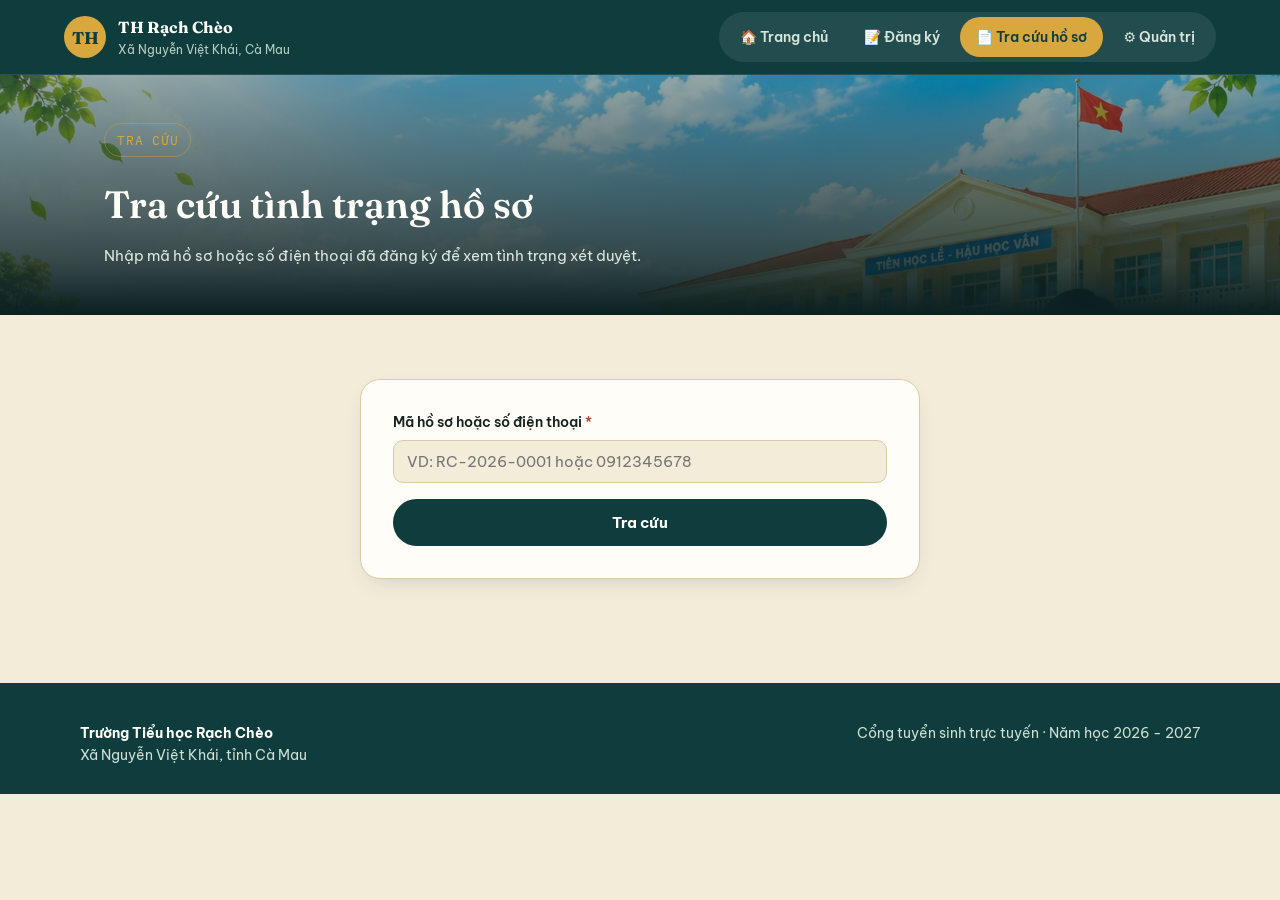
<file: tracuu.html>
<!DOCTYPE html>
<html lang="vi">
<head>
<meta charset="UTF-8">
<meta name="viewport" content="width=device-width, initial-scale=1.0">
<title>Tra cứu hồ sơ — TH Rạch Chèo</title>

<!-- Open Graph / Zalo / Facebook / Messenger preview -->
<meta property="og:type" content="website">
<meta property="og:locale" content="vi_VN">
<meta property="og:site_name" content="TH Rạch Chèo - Tuyển sinh lớp 1">
<meta property="og:title" content="Tra cứu hồ sơ tuyển sinh — TH Rạch Chèo">
<meta property="og:description" content="Tra cứu tình trạng hồ sơ đăng ký tuyển sinh lớp 1 — Trường Tiểu học Rạch Chèo, xã Nguyễn Việt Khái, tỉnh Cà Mau.">
<meta property="og:image" content="https://thrachcheo-tuyensinhlop1.vercel.app/assets/og-banner.jpg">
<meta property="og:url" content="https://thrachcheo-tuyensinhlop1.vercel.app/tracuu.html">
<meta name="twitter:card" content="summary_large_image">
<meta name="twitter:image" content="https://thrachcheo-tuyensinhlop1.vercel.app/assets/og-banner.jpg">
<link rel="stylesheet" href="css/style.css">
</head>
<body>

<header class="site-header">
  <div class="site-header__inner">
    <a href="index.html" class="brand">
      <span class="brand__badge">TH</span>
      <span class="brand__text"><b>TH Rạch Chèo</b><span>Xã Nguyễn Việt Khái, Cà Mau</span></span>
    </a>
    <nav class="nav">
      <a href="index.html">🏠 Trang chủ</a>
      <a href="dangky.html">📝 Đăng ký</a>
      <a href="tracuu.html" class="active">📄 Tra cứu hồ sơ</a>
      <a href="admin.html">⚙️ Quản trị</a>
    </nav>
  </div>
</header>

<section class="page-banner" data-banner-el>
  <div class="page-banner__inner">
    <span class="eyebrow">Tra cứu</span>
    <h1>Tra cứu tình trạng hồ sơ</h1>
    <p>Nhập mã hồ sơ hoặc số điện thoại đã đăng ký để xem tình trạng xét duyệt.</p>
  </div>
</section>

<section class="section">
  <div class="form-wrap" style="max-width:560px;">
    <div id="msg" class="form-msg"></div>
    <form id="form-tracuu">
      <div class="field">
        <label>Mã hồ sơ hoặc số điện thoại <span class="req">*</span></label>
        <input type="text" name="tuKhoa" required placeholder="VD: RC-2026-0001 hoặc 0912345678">
      </div>
      <button type="submit" class="btn btn--dat btn--full" id="btn-tracuu">Tra cứu</button>
    </form>

    <div id="ket-qua" style="margin-top:26px; display:none;">
      <div class="table-wrap">
        <table>
          <tbody id="bang-ket-qua"></tbody>
        </table>
      </div>
    </div>
  </div>
</section>

<footer class="site-footer">
  <div class="site-footer__inner">
    <div><b data-ten-truong>Trường Tiểu học Rạch Chèo</b><br>Xã Nguyễn Việt Khái, tỉnh Cà Mau</div>
    <div>Cổng tuyển sinh trực tuyến · Năm học <span data-nam-hoc>2026 - 2027</span></div>
    <div data-lien-he-khoi style="display:none;">
      Liên hệ tuyển sinh: <span data-lien-he-hoten></span> ·
      <a data-lien-he-sdt href="#" style="color:var(--nang-phusa); font-weight:700; text-decoration:none;"></a>
    </div>
  </div>
</footer>

<script src="js/config.js"></script>
<script src="js/main.js"></script>
<script>
const form = document.getElementById('form-tracuu');
const msg = document.getElementById('msg');
const btn = document.getElementById('btn-tracuu');
const ketQuaBox = document.getElementById('ket-qua');
const bang = document.getElementById('bang-ket-qua');

form.addEventListener('submit', async (e) => {
  e.preventDefault();
  msg.className = 'form-msg';
  ketQuaBox.style.display = 'none';
  btn.disabled = true;
  btn.innerHTML = '<span class="loader"></span> Đang tra cứu...';

  try {
    const tuKhoa = form.tuKhoa.value.trim();
    const ds = await goiApiGet('traCuu', { tuKhoa });

    if (!ds.danhSach || ds.danhSach.length === 0) {
      hienThongBao(msg, 'err', 'Không tìm thấy hồ sơ nào khớp với thông tin đã nhập.');
    } else {
      bang.innerHTML = ds.danhSach.map(hs => `
        <tr>
          <td><b>${hs.maHoSo}</b></td>
          <td>${hs.hoTenHocSinh}</td>
          <td>${hs.ngaySinh}</td>
          <td>${badgeTrangThai(hs.trangThai)}</td>
          <td>${hs.ghiChuDuyet || '—'}</td>
        </tr>
      `).join('');
      ketQuaBox.style.display = 'block';
    }
  } catch (err) {
    hienThongBao(msg, 'err', 'Lỗi: ' + err.message);
  } finally {
    btn.disabled = false;
    btn.textContent = 'Tra cứu';
  }
});
</script>
</body>
</html>
</file>
<file: css/style.css>
/* ===========================================================
   TRƯỜNG TIỂU HỌC RẠCH CHÈO — Hệ thống thiết kế "Con nước"
   Lấy cảm hứng từ rừng đước, kênh rạch và ánh nắng phù sa Cà Mau
   =========================================================== */

@import url('https://fonts.googleapis.com/css2?family=Fraunces:ital,opsz,wght@0,9..144,400;0,9..144,600;0,9..144,700;1,9..144,500&family=Be+Vietnam+Pro:wght@400;500;600;700;800&family=IBM+Plex+Mono:wght@400;500&display=swap');

:root{
  /* Màu — bảng "con nước" */
  --nuoc-sau:      #0F3D3E;   /* teal đậm - nước rừng đước */
  --duoc-la:       #2F6B4F;   /* xanh lá đước */
  --nang-phusa:    #D8A73D;   /* vàng nắng phù sa - accent chính */
  --dat-set:       #B54834;   /* đỏ đất sét - dùng cho cảnh báo/nhấn nhẹ */
  --giay-luaphu:   #F3ECD8;   /* nền giấy sa - vàng cát nhạt */
  --giay-luaphu-2: #EAE1C6;   /* nền phụ đậm hơn 1 chút */
  --muc-den:       #16221E;   /* chữ chính */
  --muc-nhat:      #4B5A54;   /* chữ phụ */
  --duong-vien:    #D8CBA6;   /* viền nhạt */
  --trang:         #FFFDF7;

  --font-display: 'Fraunces', serif;
  --font-body: 'Be Vietnam Pro', system-ui, sans-serif;
  --font-mono: 'IBM Plex Mono', monospace;

  --radius: 14px;
  --shadow-soft: 0 8px 24px -12px rgba(15,61,62,0.25);
}

*{ box-sizing:border-box; }
html{ scroll-behavior:smooth; }
body{
  margin:0;
  font-family:var(--font-body);
  background:var(--giay-luaphu);
  color:var(--muc-den);
  line-height:1.6;
}
img{ max-width:100%; display:block; }
a{ color:inherit; }

/* ---------- Sóng nước trang trí (chữ ký thị giác) ---------- */
.song-nuoc{
  width:100%;
  height:28px;
  display:block;
  color:var(--nuoc-sau);
}

/* ---------- Header ---------- */
.site-header{
  position:sticky; top:0; z-index:50;
  background:var(--nuoc-sau);
  border-bottom:1px solid rgba(255,253,247,.1);
}
.site-header__inner{
  max-width:1200px; margin:0 auto;
  display:flex; align-items:center; justify-content:space-between;
  padding:12px 24px;
}
.brand{ display:flex; align-items:center; gap:12px; text-decoration:none; }
.brand__badge{
  width:42px; height:42px; border-radius:50%;
  background:var(--nang-phusa);
  display:flex; align-items:center; justify-content:center;
  color:var(--nuoc-sau); font-family:var(--font-display); font-weight:700; font-size:17px;
  flex-shrink:0;
}
.brand__text b{ display:block; font-family:var(--font-display); font-size:16px; color:var(--trang); }
.brand__text span{ display:block; font-size:12px; color:#B9CDC1; }

.nav{ display:flex; gap:4px; background:rgba(255,253,247,.08); padding:5px; border-radius:999px; }
.nav a{
  display:flex; align-items:center; gap:7px;
  text-decoration:none; font-weight:600; font-size:14px;
  color:#D7E5DB; padding:9px 16px; border-radius:999px;
  transition:background .15s, color .15s;
}
.nav a:hover{ background:rgba(255,253,247,.12); }
.nav a.active{ background:var(--nang-phusa); color:var(--nuoc-sau); }

/* ---------- Hero / Banner ---------- */
.hero{
  position:relative;
  background:
    linear-gradient(180deg, rgba(15,61,62,.45) 0%, rgba(11,32,33,.82) 78%, #0B2021 100%),
    url('../assets/banner-truong.jpg') center 30% / cover no-repeat;
  color:var(--trang);
  overflow:hidden;
}
.hero__inner{
  max-width:1120px; margin:0 auto; padding:64px 24px 88px;
  display:grid; grid-template-columns:1.1fr .9fr; gap:40px; align-items:center;
}
.eyebrow{
  display:inline-flex; align-items:center; gap:8px;
  font-family:var(--font-mono); font-size:12.5px; letter-spacing:.06em;
  color:var(--nang-phusa); text-transform:uppercase;
  border:1px solid rgba(216,167,61,.4); padding:6px 12px; border-radius:999px;
  margin-bottom:18px;
}
.hero .eyebrow{
  background:rgba(255,253,247,.94); color:var(--nuoc-sau); border:none;
  font-weight:700; box-shadow:0 4px 14px -4px rgba(0,0,0,.3);
}
.hero h1{
  font-family:var(--font-display); font-weight:600;
  font-size:clamp(32px,4.4vw,50px); line-height:1.12; margin:0 0 18px;
}
.hero h1 em{ font-style:italic; color:var(--nang-phusa); }
.hero p{ font-size:17px; color:#DCE7DE; max-width:52ch; margin:0 0 28px; }
.hero__actions{ display:flex; gap:12px; flex-wrap:wrap; }

.hero__panel{
  background:var(--trang);
  border-radius:22px;
  padding:26px;
  box-shadow:0 20px 50px -16px rgba(0,0,0,.35);
}
.hero__panel h3{
  font-family:var(--font-mono); font-weight:600; margin:0 0 18px; font-size:13px;
  color:var(--duoc-la); letter-spacing:.06em; text-transform:uppercase;
  display:flex; align-items:center; gap:8px;
}
.buoc-list{ list-style:none; margin:0; padding:0; display:flex; flex-direction:column; gap:16px; }
.buoc-list li{ display:flex; align-items:flex-start; gap:12px; }
.buoc-so{
  flex-shrink:0; width:34px; height:34px; border-radius:50%;
  background:var(--duoc-la); color:var(--trang);
  display:flex; align-items:center; justify-content:center;
  font-family:var(--font-display); font-weight:700; font-size:14px;
}
.buoc-list b{ display:block; font-size:14.5px; color:var(--muc-den); margin-bottom:2px; }
.buoc-list p{ margin:0; font-size:13px; color:var(--muc-nhat); line-height:1.45; }

/* ---------- Buttons ---------- */
.btn{
  display:inline-flex; align-items:center; gap:8px;
  font-family:var(--font-body); font-weight:700; font-size:14.5px;
  padding:13px 22px; border-radius:999px; text-decoration:none;
  border:1px solid transparent; cursor:pointer; transition:transform .12s, box-shadow .12s;
}
.btn:active{ transform:translateY(1px); }
.btn--vang{ background:var(--nang-phusa); color:var(--nuoc-sau); }
.btn--vang:hover{ box-shadow:0 6px 18px -6px rgba(216,167,61,.6); }
.btn--toi{ background:#132A22; color:var(--trang); }
.btn--toi:hover{ box-shadow:0 6px 18px -6px rgba(0,0,0,.5); }
.btn--vien{ background:transparent; border-color:rgba(255,253,247,.5); color:var(--trang); }
.btn--vien:hover{ background:rgba(255,253,247,.1); }
.btn--dat{ background:var(--nuoc-sau); color:var(--trang); }
.btn--dat:hover{ box-shadow:var(--shadow-soft); }
.btn--full{ width:100%; justify-content:center; }
.btn[disabled]{ opacity:.55; cursor:not-allowed; }

/* ---------- Banner trang con (đăng ký / tra cứu / admin) ---------- */
.page-banner{
  position:relative;
  min-height:240px;
  display:flex; align-items:center;
  background:
    linear-gradient(180deg, rgba(15,61,62,.45) 0%, rgba(11,32,33,.82) 78%, #0B2021 100%),
    url('../assets/banner-truong.jpg') center 30% / cover no-repeat;
  color:var(--trang);
}
.page-banner__inner{ max-width:1120px; margin:0 auto; padding:36px 24px; width:100%; }
.page-banner .eyebrow{ color:var(--nang-phusa); border-color:rgba(216,167,61,.4); }
.page-banner h1{
  font-family:var(--font-display); font-weight:600; margin:0 0 8px;
  font-size:clamp(26px,3.4vw,38px);
}
.page-banner p{ color:#DCE7DE; margin:0; max-width:60ch; font-size:15px; }

/* Ảnh xem trước banner trong trang admin */
.banner-preview{
  width:100%; max-height:220px; object-fit:cover; border-radius:12px;
  border:1px solid var(--duong-vien); background:var(--giay-luaphu); margin-bottom:14px;
}

/* Dòng cấu hình từng loại giấy tờ trong trang admin */
.dong-giay-to{
  display:flex; align-items:center; gap:14px; flex-wrap:wrap;
  padding:12px 14px; border:1px solid var(--duong-vien); border-radius:10px; background:var(--giay-luaphu);
}
.dong-giay-to .ten-giay-to{ flex:1; min-width:180px; font-weight:600; font-size:14px; }
.dong-giay-to label{ display:flex; align-items:center; gap:6px; font-size:13px; color:var(--muc-nhat); white-space:nowrap; }
.dong-giay-to .badge-co-dinh{ font-family:var(--font-mono); font-size:11px; color:var(--nang-phusa); }

/* ---------- Sections ---------- */
.section{ max-width:1120px; margin:0 auto; padding:64px 24px; }
.section--alt{ background:var(--trang); }
.section-head{ max-width:640px; margin:0 auto 40px; text-align:center; }
.section-head .eyebrow{ color:var(--dat-set); border-color:rgba(181,72,52,.3); }
.section-head h2{
  font-family:var(--font-display); font-weight:600; font-size:clamp(26px,3vw,34px);
  color:var(--nuoc-sau); margin:0 0 12px;
}
.section-head p{ color:var(--muc-nhat); margin:0; }

.grid-3{ display:grid; grid-template-columns:repeat(3,1fr); gap:20px; }
.grid-2{ display:grid; grid-template-columns:1fr 1fr; gap:24px; }

.card{
  background:var(--trang); border:1px solid var(--duong-vien); border-radius:var(--radius);
  padding:24px; box-shadow:var(--shadow-soft);
}
.card__num{ font-family:var(--font-mono); font-size:13px; color:var(--nang-phusa); font-weight:600; }
.card h3{ font-family:var(--font-display); font-size:20px; margin:8px 0 8px; color:var(--nuoc-sau); }
.card p{ color:var(--muc-nhat); font-size:14.5px; margin:0; }

/* ---------- Form ---------- */
.form-wrap{
  background:var(--trang); border:1px solid var(--duong-vien); border-radius:20px;
  padding:32px; box-shadow:var(--shadow-soft); max-width:880px; margin:0 auto;
}
fieldset{ border:none; padding:0; margin:0 0 32px; }
fieldset legend{
  font-family:var(--font-display); font-weight:600; font-size:19px; color:var(--nuoc-sau);
  padding:0 0 8px; border-bottom:2px solid var(--nang-phusa); width:100%; margin-bottom:18px;
}
.field-row{ display:grid; grid-template-columns:1fr 1fr; gap:16px; }
.field{ margin-bottom:16px; }
.field label{ display:block; font-weight:600; font-size:13.5px; margin-bottom:6px; color:var(--muc-den); }
.field label .req{ color:var(--dat-set); }
.field small{ display:block; color:var(--muc-nhat); font-size:12px; margin-top:4px; }
input[type=text], input[type=tel], input[type=date], input[type=number], input[type=email], select, textarea{
  width:100%; padding:11px 13px; border:1.5px solid var(--duong-vien); border-radius:10px;
  font-family:var(--font-body); font-size:14.5px; background:var(--giay-luaphu); color:var(--muc-den);
}
input:focus, select:focus, textarea:focus{
  outline:none; border-color:var(--nuoc-sau); box-shadow:0 0 0 3px rgba(15,61,62,.12);
}
.radio-group{ display:flex; gap:18px; flex-wrap:wrap; }
.radio-group label{ display:flex; align-items:center; gap:6px; font-weight:500; font-size:14px; }
.ngay-sinh-group{ display:grid; grid-template-columns:1fr 1.4fr 1.2fr; gap:10px; }
.ngay-sinh-group select{ width:100%; padding:11px 10px; border:1.5px solid var(--duong-vien); border-radius:10px; font-family:var(--font-body); font-size:14.5px; background:var(--giay-luaphu); color:var(--muc-den); }

.file-drop{
  border:2px dashed var(--duong-vien); border-radius:12px; padding:20px; text-align:center;
  background:var(--giay-luaphu); cursor:pointer; transition:border-color .15s;
}
.file-drop:hover{ border-color:var(--nang-phusa); }
.file-drop input{ display:none; }
.file-drop .ten-file{ font-family:var(--font-mono); font-size:12.5px; color:var(--nuoc-sau); margin-top:8px; }

.form-msg{ padding:14px 16px; border-radius:10px; font-size:14px; margin-bottom:20px; display:none; }
.form-msg.show{ display:block; }
.form-msg.ok{ background:#E3EFE6; color:var(--duoc-la); border:1px solid #B9D8C1; }
.form-msg.err{ background:#F6E4DF; color:var(--dat-set); border:1px solid #E7B7AA; }

/* ---------- Mã hồ sơ kết quả ---------- */
.ma-ho-so{
  font-family:var(--font-mono); background:var(--nuoc-sau); color:var(--nang-phusa);
  padding:16px 20px; border-radius:12px; font-size:20px; letter-spacing:.05em; text-align:center;
}

/* ---------- Status badge ---------- */
.badge{ display:inline-flex; align-items:center; gap:6px; font-size:12.5px; font-weight:700; padding:5px 11px; border-radius:999px; }
.badge--cho{ background:#FBEFD8; color:#9C6B12; }
.badge--duyet{ background:#DCEFE1; color:#1E6B3C; }
.badge--tuchoi{ background:#F6DEDA; color:var(--dat-set); }

/* ---------- Table (admin/tra cứu) ---------- */
.table-wrap{ overflow-x:auto; border:1px solid var(--duong-vien); border-radius:14px; background:var(--trang); }
table{ width:100%; border-collapse:collapse; font-size:13.5px; }
th, td{ text-align:left; padding:12px 14px; border-bottom:1px solid var(--duong-vien); white-space:nowrap; }
th{ background:var(--giay-luaphu-2); font-family:var(--font-mono); font-size:11.5px; text-transform:uppercase; letter-spacing:.04em; color:var(--muc-nhat); }
tr:last-child td{ border-bottom:none; }
.row-actions{ display:flex; gap:6px; }
.mini-btn{ font-size:12px; font-weight:700; padding:6px 10px; border-radius:8px; border:1px solid var(--duong-vien); background:var(--trang); cursor:pointer; }
.mini-btn--duyet{ color:var(--duoc-la); border-color:#B9D8C1; }
.mini-btn--tuchoi{ color:var(--dat-set); border-color:#E7B7AA; }

/* ---------- Login (admin) ---------- */
.login-box{ max-width:380px; margin:80px auto; background:var(--trang); border:1px solid var(--duong-vien); border-radius:16px; padding:32px; box-shadow:var(--shadow-soft); }

/* ---------- Footer ---------- */
.site-footer{ background:var(--nuoc-sau); color:#CFE0D4; padding:40px 24px 28px; margin-top:40px; }
.site-footer__inner{ max-width:1120px; margin:0 auto; display:flex; justify-content:space-between; flex-wrap:wrap; gap:20px; font-size:13.5px; }
.site-footer b{ color:var(--trang); }

.loader{ width:16px; height:16px; border:2px solid rgba(255,255,255,.4); border-top-color:#fff; border-radius:50%; animation:spin .7s linear infinite; display:inline-block; }
@keyframes spin{ to{ transform:rotate(360deg); } }

@media (max-width: 860px){
  .hero__inner{ grid-template-columns:1fr; padding-bottom:56px; }
  .grid-3{ grid-template-columns:1fr; }
  .grid-2{ grid-template-columns:1fr; }
  .field-row{ grid-template-columns:1fr; }
  .nav{ display:none; }
}
</file>
